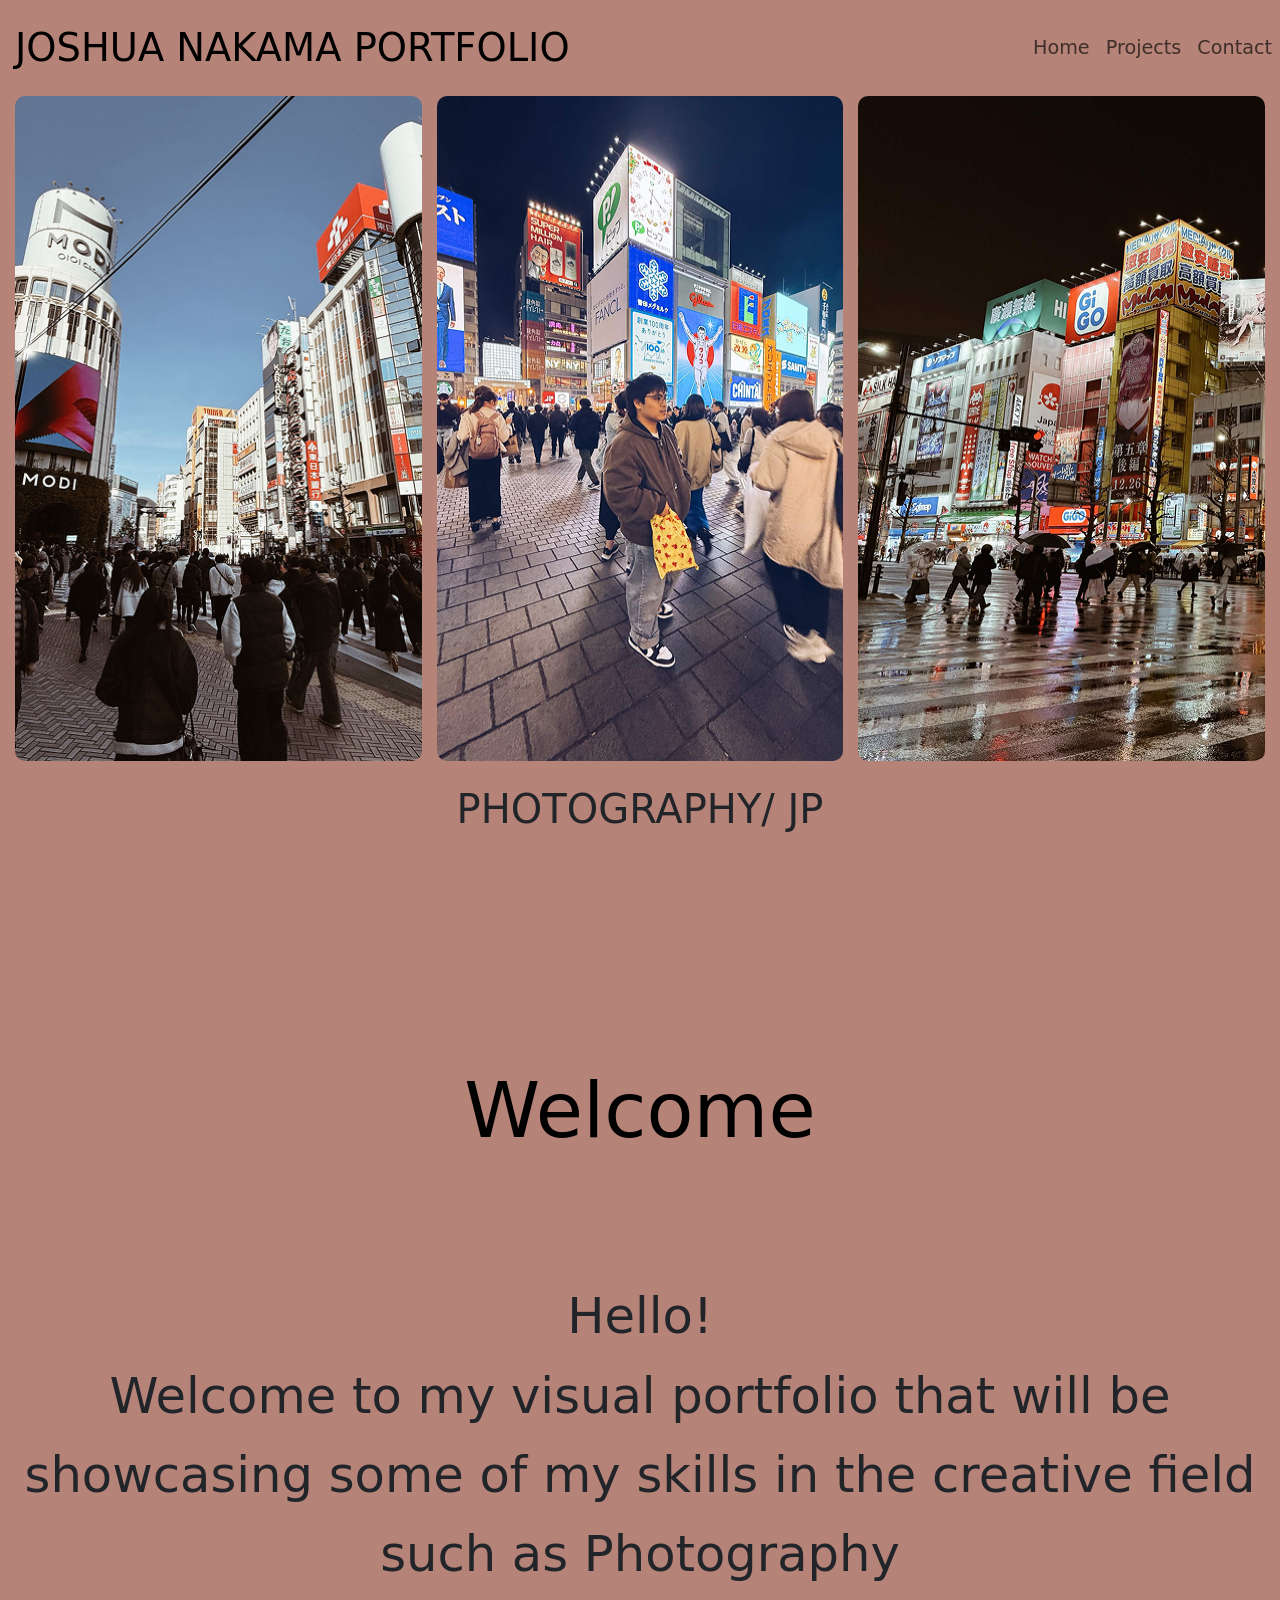
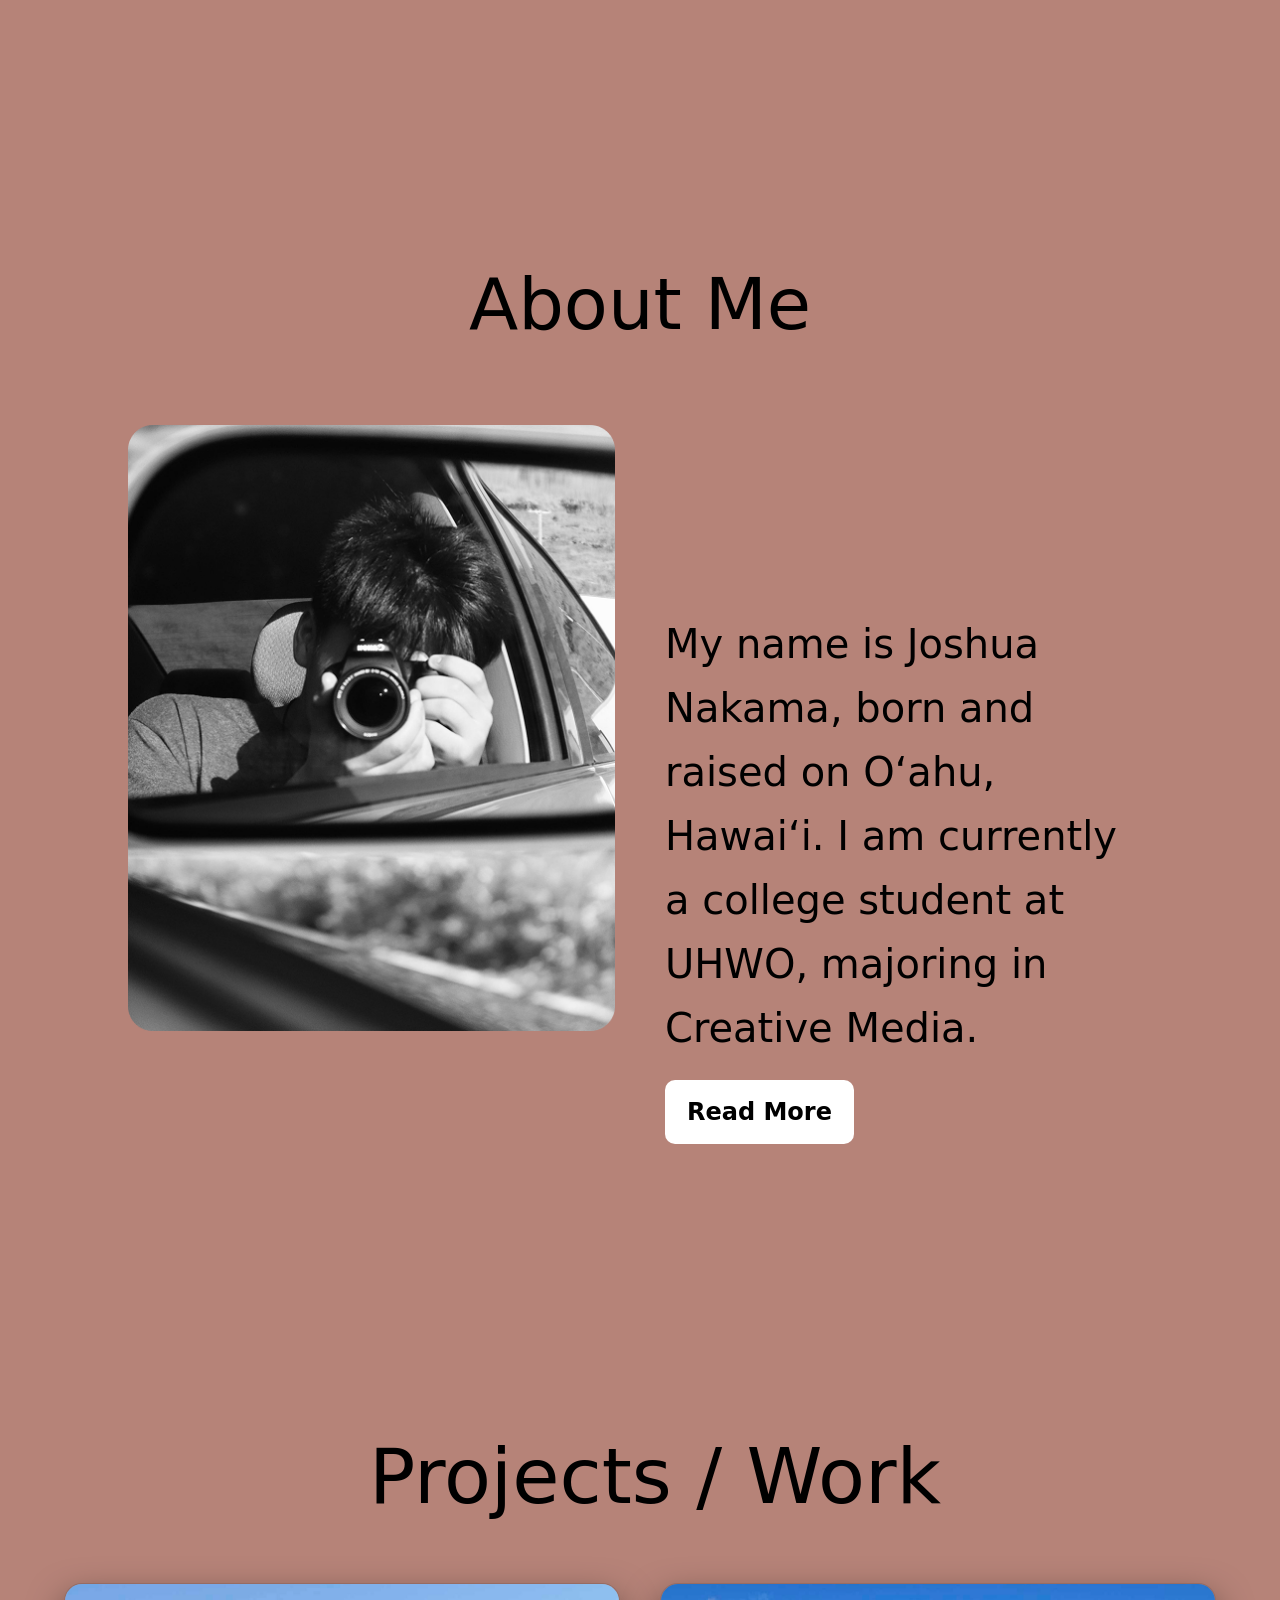
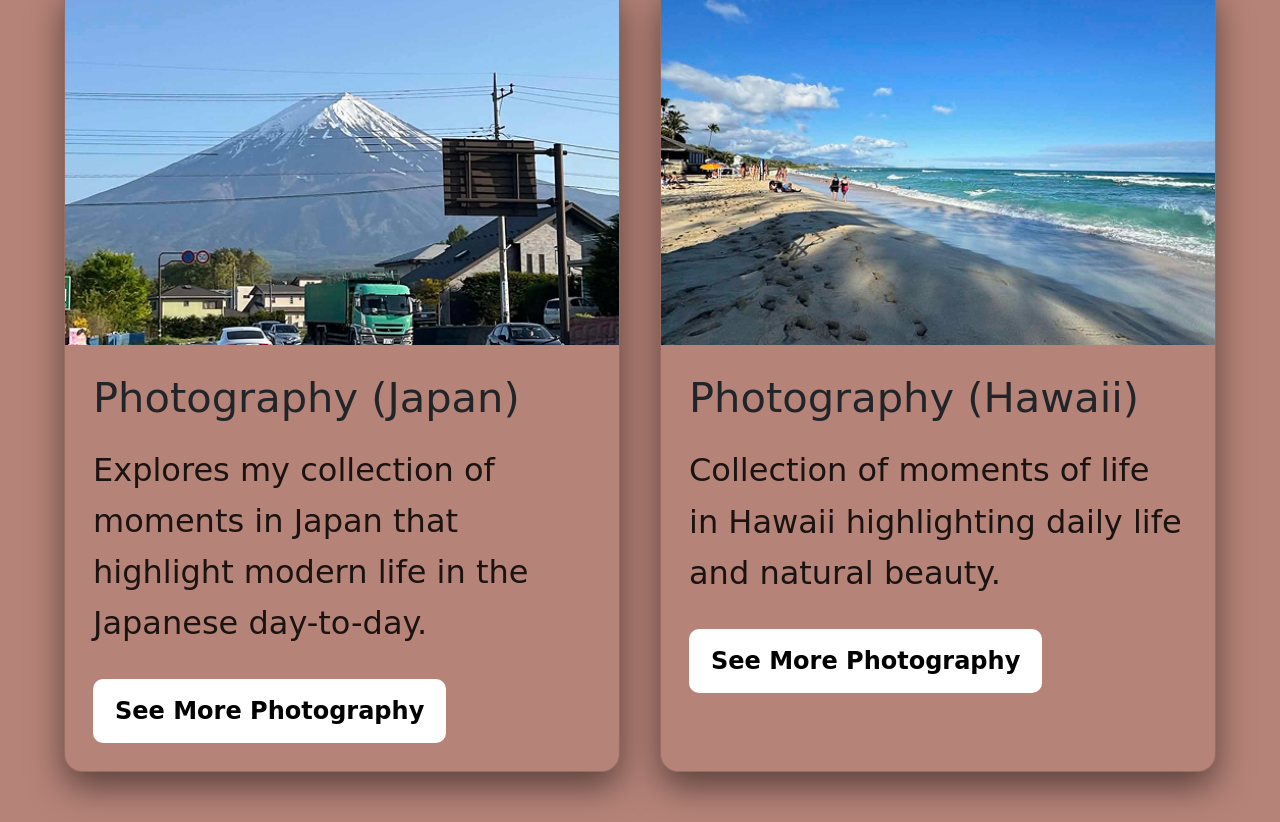
<file: index.html>
<!DOCTYPE html>
<html lang="en">

<head>
    <!-- REQUIRED: Meta Tags -->
    <meta charset="UTF-8">
    <meta name="viewport" content="width=device-width, initial-scale=1.0">

    <!-- REQUIRED: Page Title -->
    <title>Joshua Nakama's Portfolio</title>

    <!-- REQUIRED: Bootstrap CSS -->
    <link href="https://cdn.jsdelivr.net/npm/bootstrap@5.3.3/dist/css/bootstrap.min.css" rel="stylesheet"
        integrity="sha384-QWTKZyjpPEjISv5WaRU9OFeRpok6YctnYmDr5pNlyT2bRjXh0JMhjY6hW+ALEwIH" crossorigin="anonymous">

    <!-- REQUIRED: Your Custom CSS-->
    <link rel="stylesheet" href="css/style.css">

    <!-- REQUIRED: Google Font API -->
    <link href="https://fonts.googleapis.com/css2?family=Sora:wght@400;700&display=swap" rel="stylesheet">
</head>

<body>
    <!-- Content will go here -->
    <!-- Start of Header Section -->
    <header class="py-3">
        <nav class="navbar navbar-expand-lg">
            <!-- Logo -->
            <a class="navbar-brand" href="#">JOSHUA NAKAMA PORTFOLIO</a>
            <button class="navbar-toggler" type="button" data-bs-toggle="collapse" data-bs-target="#navbarNav"
                aria-controls="navbarNav" aria-expanded="false" aria-label="Toggle navigation">
                <span class="navbar-toggler-icon"></span>
            </button>
            <div class="collapse navbar-collapse" id="navbarNav">
                <ul class="navbar-nav ms-auto">
                    <!-- Menu Links -->
                    <li class="nav-item"><a class="nav-link" href="#">Home</a></li>
                    <li class="nav-item"><a class="nav-link" href="#">Projects</a></li>
                    <li class="nav-item"><a class="nav-link" href="#">Contact</a></li>
                </ul>
            </div>
        </nav>
    </header>
    <!-- End of Hero Section -->

<!-- Start of Hero Section -->
<section class="hero">
      <center>
    <div class="hero-images">
    <img src="images/Shibuya Image.png" alt="Shibuya">
    <img src="images/Dontonbori Image.png" alt="Dotonbori">
    <img src="images/Akihabara Image.png" alt="Akihabara">
  </div>
  <PageSpace>
    <h1>PHOTOGRAPHY/ JP</h1> 

</section>

<!-- End of Hero Section -->

<!-- Start of Welcome Card Section -->
<section class="hero welcome-section">

  <div class="welcome-container">

    <h1>Welcome</h1>

    <p>
      Hello! <br>
      Welcome to my visual portfolio that will be showcasing some of my skills in the creative field such as Photography
    </p>

  </div>

</section>
<!-- End of Hero Section -->

<!-- Start of About Me Section -->
<section class="about-me">

  <h2 class="about-title">About Me</h2>

  <div class="about-card">

    <div class="about-image">
      <img src="images/Self Photo Image.png" alt="Self Photo">
    </div>

    <div class="about-text">
      <p>
        My name is Joshua Nakama, born and raised on O‘ahu, Hawai‘i.  
        I am currently a college student at UHWO, majoring in Creative Media.
      </p>

      <a class="custom-btn" href="#">Read More</a>
    </div>

  </div>

</section>
<!-- End of Hero Section -->

<!-- Start of Projects Section -->
<section class="projects">

  <h1>Projects / Work</h1>

  <div class="card-container">

    <!-- Card 1 -->
    <div class="card">
      <img src="images/Project 2 JPN.png" alt="Japan Photography">

      <div class="card-content">
        <h3>Photography (Japan)</h3>

        <p>
          Explores my collection of moments in Japan that highlight modern life in the Japanese day-to-day.
        </p>

        <a href="Japan Photography.html" class="custom-btn">
          See More Photography
        </a>
      </div>
    </div>

    <!-- Card 2 -->
    <div class="card">
      <img src="images/Project 1 HI.png" alt="Hawaii Photography">

      <div class="card-content">
        <h3>Photography (Hawaii)</h3>

        <p>
          Collection of moments of life in Hawaii highlighting daily life and natural beauty.
        </p>

        <a href="Hawaii Photography.html" class="custom-btn">
          See More Photography
        </a>
      </div>
    </div>

  </div>
</section>
<!-- End of Hero Section -->
 
    <!-- REQUIRED: Javascript -->
    <script src="https://cdn.jsdelivr.net/npm/bootstrap@5.3.3/dist/js/bootstrap.bundle.min.js"
        integrity="sha384-YvpcrYf0tY3lHB60NNkmXc5s9fDVZLESaAA55NDzOxhy9GkcIdslK1eN7N6jIeHz"
        crossorigin="anonymous"></script>
</body>

</html>
</file>
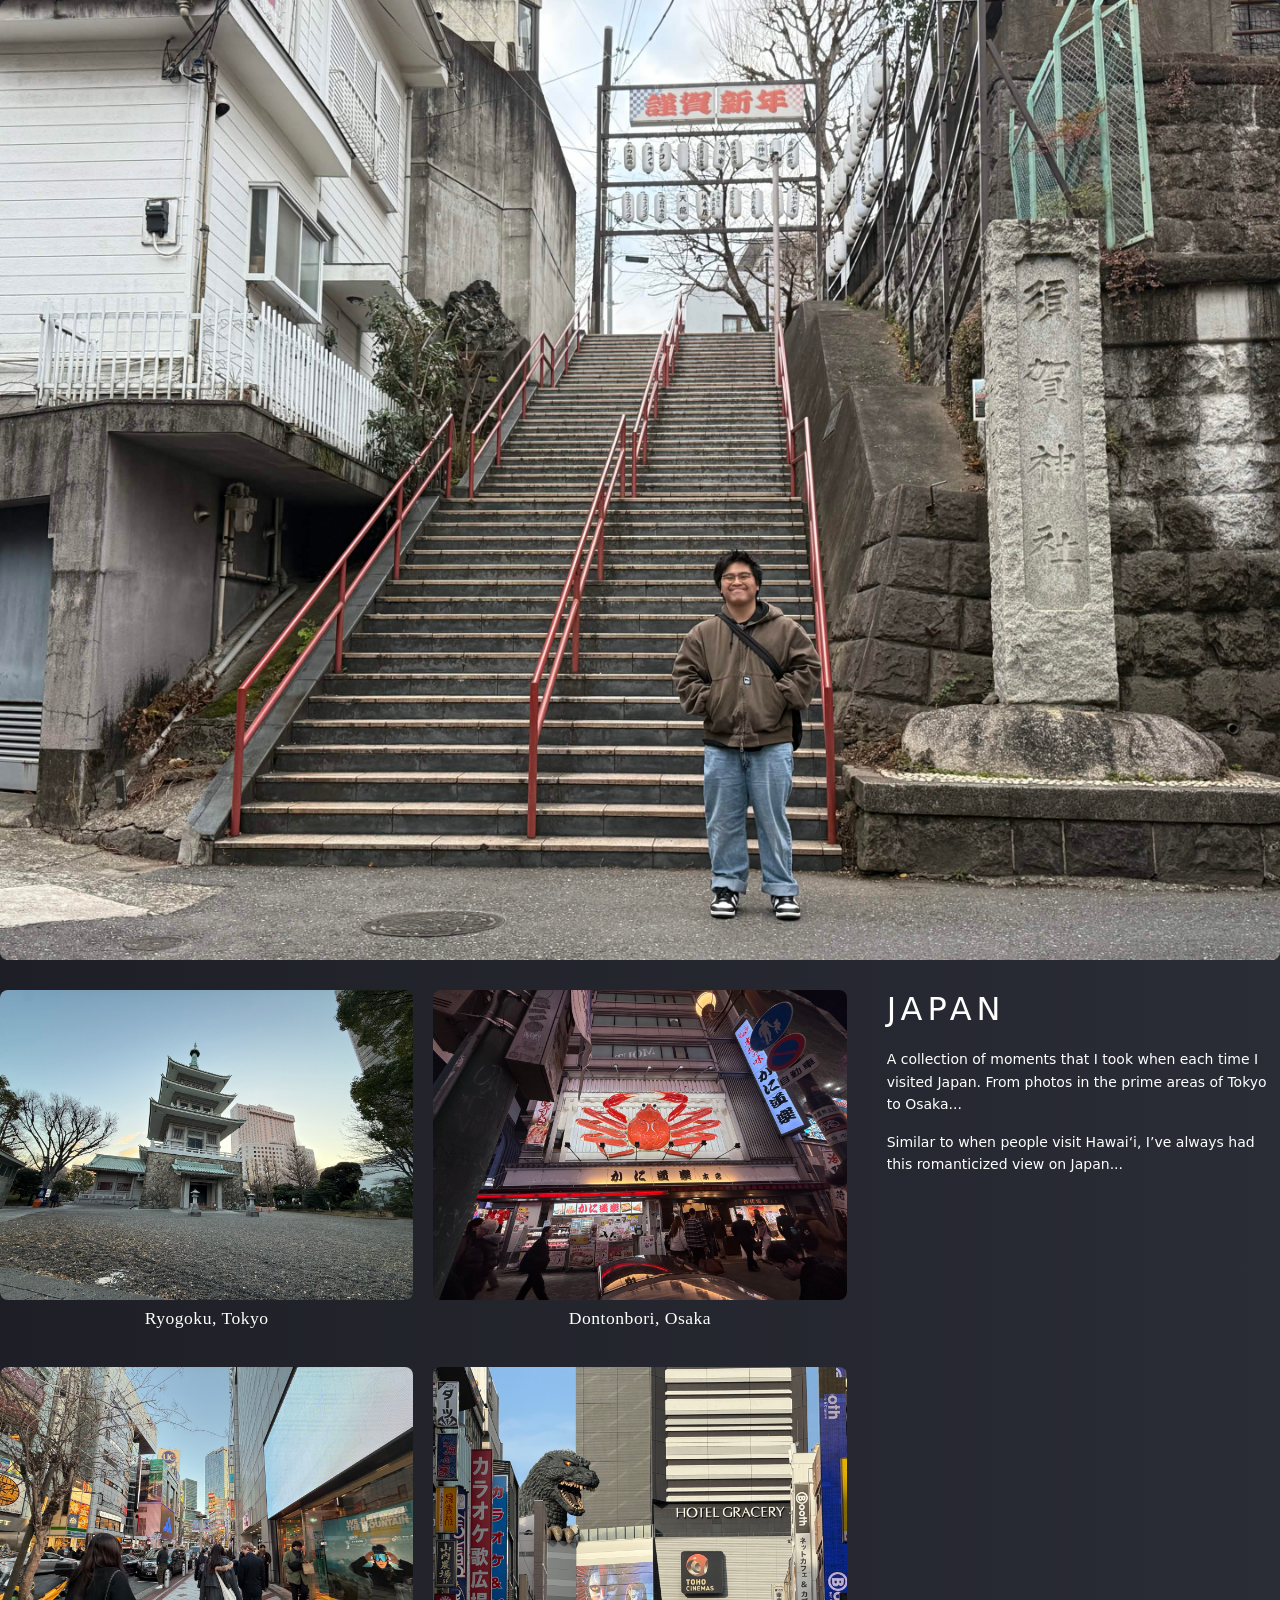
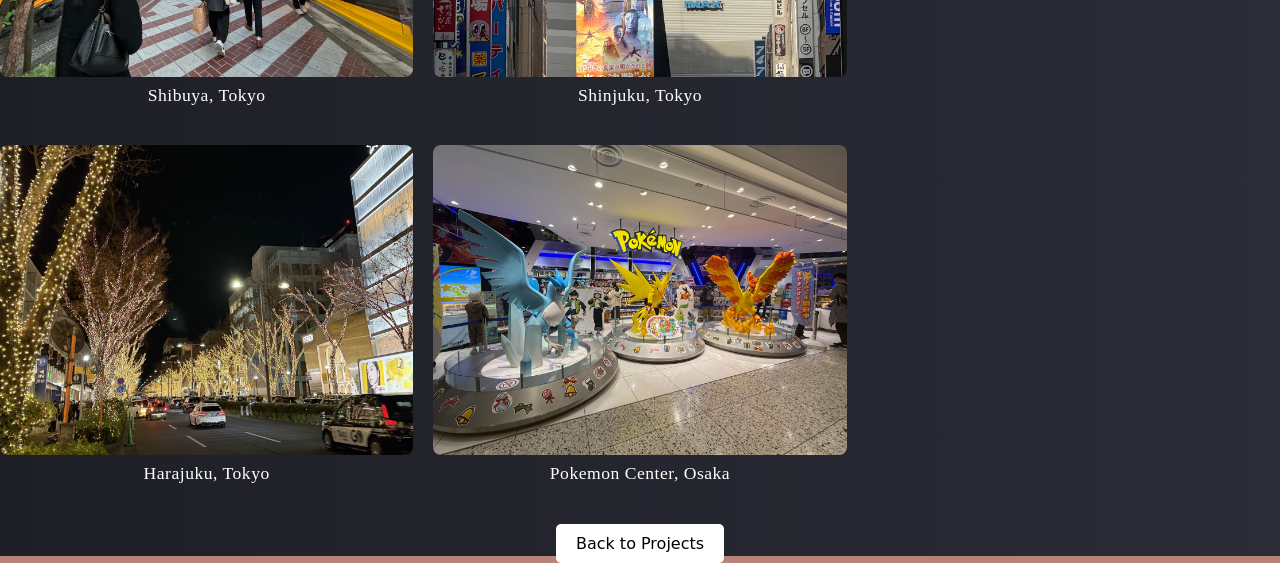
<file: Japan Photography.html>
<!DOCTYPE html>
<html lang="en">

<head>
    <!-- REQUIRED: Meta Tags -->
    <meta charset="UTF-8">
    <meta name="viewport" content="width=device-width, initial-scale=1.0">

    <!-- REQUIRED: Page Title -->
    <title>Projects-Japan Photography</title>

    <!-- REQUIRED: Bootstrap CSS -->
    <link href="https://cdn.jsdelivr.net/npm/bootstrap@5.3.3/dist/css/bootstrap.min.css" rel="stylesheet"
        integrity="sha384-QWTKZyjpPEjISv5WaRU9OFeRpok6YctnYmDr5pNlyT2bRjXh0JMhjY6hW+ALEwIH" crossorigin="anonymous">

    <!-- REQUIRED: Your Custom CSS-->
    <link rel="stylesheet" href="css/style.css">

    <!-- REQUIRED: Google Font API -->
    <link href="https://fonts.googleapis.com/css2?family=Sora:wght@400;700&display=swap" rel="stylesheet">
</head>

<!-- Page Section -->
<section class="project-detail">

  <!-- Top Large Image -->
  <div class="hero-image">
    <img src="images/Front Page IMG.jpg" alt="Japan Hero">
  </div>

  <!-- Content Grid -->
  <div class="project-grid">

    <!-- LEFT: Image Columns -->
    <div class="image-column">

      <div class="image-card">
        <img src="images/Ryogoku 1.jpg">
        <p>Ryogoku, Tokyo</p>
      </div>

      <div class="image-card">
        <img src="images/Shibuya 1.jpg">
        <p>Shibuya, Tokyo</p>
      </div>

      <div class="image-card">
        <img src="images/Harajuku 1.jpg">
        <p>Harajuku, Tokyo</p>
      </div>

    </div>

    <!-- MIDDLE COLUMN -->
    <div class="image-column">

     <div class="image-card">
        <img src="images/Dontonbori 1.jpg">
        <p>Dontonbori, Osaka</p>
      </div>

      <div class="image-card">
        <img src="images/Shinjuku 1.jpg">
        <p>Shinjuku, Tokyo</p>
      </div>

      <div class="image-card">
        <img src="images/Osaka 1.jpg">
        <p>Pokemon Center, Osaka</p>
      </div>

    </div>

    <!-- RIGHT: TEXT -->
    <div class="project-text">
      <h1>JAPAN</h1>

      <p>
        A collection of moments that I took when each time I visited Japan.
        From photos in the prime areas of Tokyo to Osaka...
      </p>

      <p>
        Similar to when people visit Hawai‘i, I’ve always had this romanticized
        view on Japan...
      </p>
    </div>

  </div>

  <!-- Back Button -->
  <div class="back-btn">
    <a href="index.html">Back to Projects</a>
  </div>

</section>
</file>
<file: css/style.css>
PageSpace {
  margin: 30px;

}

/* ===== NAVBAR BRAND ===== */
.navbar-brand {
  margin-left: 15px;
  font-size: clamp(1.8rem, 3vw, 5rem);
  line-height: 1;
}

/* ===== NAV LINKS ===== */
.nav-link {
  font-size: clamp(1rem, 1.5vw, 2.3rem);
  font-weight: 500;
}

WELCOME

.welcome-section h1 {
  font-size: 4rem;
  
}

.welcome-section h1 {
  font-size: clamp(3.5rem, 6vw, 6rem);
  text-align: center;
  margin-bottom: 20px; /* creates separation */
  padding-top: 200px;
  padding-bottom: 100px;
  color: black;
}


.welcome-section p {
  font-size: clamp(3.1rem, 2vw, 1.6rem);
  line-height: 1.6;
  text-align: center;
}


ABOUT ME

/* SECTION */
.about-me {
  background-color: #b68378;
  padding: clamp(50px, 6vw, 100px) 20px;
  text-align: center;
}

/* TITLE */
.about-title {
  font-size: clamp(4.5rem, 4vw, 3.5rem);
  margin-bottom: clamp(20px, 4vw, 40px);
  text-align: center;
  padding-top: 250px;
  color: black;
  
}

/* CARD */
.about-card {
  display: flex;
  align-items: center;
  justify-content: center;
  gap: clamp(20px, 4vw, 50px);

  max-width: 1100px;
  margin: 0 auto;
  padding: clamp(20px, 3vw, 40px);
  padding-bottom: 100px;

  flex-wrap: wrap; /* allows stacking naturally */
}

/* IMAGE WRAPPER */
.about-image {
  flex: 1 1 300px; /* 🔥 flexible grow + shrink + base size */
  display: flex;
  justify-content: center;
}

/* IMAGE */
.about-image img {
  width: 100%;
  max-width: 600px; /* allows large desktop image */
  height: auto;
  object-fit: cover;
  border-radius: 12px;
  padding-bottom: 300px;
}

/* TEXT */
.about-text {
  flex: 1 1 300px; /* 🔥 same flexible behavior */
  text-align: left;
}

/* RESPONSIVE TEXT */
.about-text p {
  font-size: clamp(2.5rem, 1.5vw, 1.8rem);
  line-height: 1.6;
  margin-bottom: 20px;
  color: black;
}

/* BUTTON */
.custom-btn {
  display: inline-block;
  padding: clamp(10px, 1.2vw, 14px) clamp(18px, 2vw, 24px);
  background: white;
  color: black;
  text-decoration: none;
  border-radius: 6px;
  font-weight: bold;

  /* 🔥 responsive text */
  font-size: clamp(1.5rem, 1.5vw, 1.3rem);

  transition: all 0.3s ease;
}

.custom-btn:hover {
  background: black;
  color: white;
}

/* MOBILE */
@media (max-width: 768px) {
  .about-card {
    flex-direction: column;
    text-align: center;
  }

  .about-text {
    text-align: center;
  }

  .about-image img {
    max-width: 90%; /* fills more space on mobile */
  }
}

BUTTON/BACKGROUND

.btn:hover {
  background: black;
  color: white;
}

body {
  background-color: #B68378;
}

.card {
  background-color: #B68378;
}


HERO SECTION/IMAGES

.hero {
  text-align: center;
  padding: 20px;
}

.hero-images {
  display: flex;
  justify-content: center;
  gap: 15px;
  flex-wrap: wrap;
  padding: 0 15px;
  
}

.hero-images img {
  flex: 1 1 calc(33.33% - 10px);
  max-width: calc(33.33% - 10px);

  width: 100%;
  height: auto;        /* keeps real image proportions */

  border-radius: 10px;
  display: block;
}

/* Mobile: stack images */
@media (max-width: 576px) {
  .hero-images img {
    flex: 1 1 100%;
    max-width: 100%;
  }
}


PROJECT CARDS

/* TITLE */
.projects {
  padding: 100px 40px 140px;
}

/* TITLE */
.projects h1 {
  font-size: clamp(3rem, 6vw, 5rem); /* 🔥 bigger + responsive */
  margin-bottom: 60px;
  width: 100%;
  display: flex;
  justify-content: center;
  color: black;
}

/* ===== LARGER HERO GRID ===== */
.card-container {
  display: grid;
  grid-template-columns: repeat(auto-fit, minmax(420px, 1fr));
  gap: 40px;

  /* adds space on left + right sides */
  padding: 0 5vw;

  /* keeps it centered but not full-bleed */
  box-sizing: border-box;
}

/* ===== HERO CARD ===== */
.card {
  border-radius: 18px;
  overflow: hidden;
  display: flex;
  flex-direction: column;
  min-height: 520px;
  box-shadow: 0 15px 35px rgba(0,0,0,0.5);
  transition: transform 0.3s ease, box-shadow 0.3s ease;
   margin-bottom: 50px; /* creates separation */
}

.card:hover {
  transform: translateY(-8px);
  box-shadow: 0 20px 45px rgba(0,0,0,0.6);
}

/* ===== BIG IMAGE (FIXED) ===== */
.card img {
  width: 100%;
  height: auto;        /* key change: allows scaling */
  display: block;
}

/* ===== CONTENT ===== */
.card-content {
  padding: 28px;
  display: flex;
  flex-direction: column;
  gap: 14px;
}

/* TITLE */
.card-content h3 {
  font-size: 2.6rem;
  
  
}

/* TEXT */
.card-content p {
  font-size: 2rem;
  opacity: 0.85;
  line-height: 1.6;
  color: black;
}

/* ===== BUTTON ===== */
.custom-btn {
  display: inline-block;
  padding: clamp(10px, 1.2vw, 14px) clamp(16px, 2vw, 22px);
  background: white;
  color: black;
  text-decoration: none;
  border-radius: 10px;
  font-weight: bold;

  /* 🔥 responsive text */
  font-size: clamp(1.5rem, 1.5vw, 1.3rem);

  transition: all 0.3s ease;
  width: fit-content;
}

.custom-btn:hover {
  background: black;
  color: white;
}




PROJECT PAGES

/* PAGE STYLE */
.project-detail {
  padding: 20px;
  background: #1e1f26;
  color: white;
  font-family: sans-serif;
}

.project-text h1,
.project-text p {
  color: white;
}

/* TOP IMAGE */
.hero-image img {
  width: 100%;
  height: 300px;
  object-fit: cover;
  margin-bottom: 30px;
}

/* GRID LAYOUT */
.project-grid {
  display: grid;
  grid-template-columns: 1fr 1fr 1fr;
  gap: 20px;
}

/* IMAGE COLUMN */
.image-column {
  display: flex;
  flex-direction: column;
  gap: 20px;
}

/* IMAGE CARD */
.image-card img {
  width: 100%;
  height: 200px;
  object-fit: cover;
}

.image-card p {
  font-size: 12px;
  text-align: center;
  margin-top: 5px;
  color: #ccc;
}

/* PLACEHOLDER (gray boxes like your mockup) */
.placeholder {
  background: #ccc;
  height: 200px;
}

/* TEXT SIDE */
.project-text {
  padding-left: 20px;
}

.project-text h1 {
  letter-spacing: 5px;
  font-size: 32px;
  margin-bottom: 20px;
}

.project-text p {
  font-size: 14px;
  line-height: 1.6;
  margin-bottom: 15px;
}

/* BUTTON */
.back-btn {
  text-align: center;
  margin-top: 30px;
}

.back-btn a {
  background: white;
  color: black;
  padding: 10px 20px;
  text-decoration: none;
  border-radius: 5px;
}

body {
  margin: 0;
  padding: 0;
}

.project-detail {
  min-height: 100vh; /* 🔥 fills full screen height */
  background: linear-gradient(to right, #1e1f26, #2a2c36); /* optional nicer bg */
}

.image-card img {
  width: 100%;
  height: auto; /* 👈 KEY: keeps full image */
  display: block;
  border-radius: 8px;
}

.hero-image img {
  width: 100%;
  height: auto;   /* 👈 keeps full image */
  display: block;
  border-radius: 8px;
}
.projects h1 {
  text-align: left;
  margin-left: 15px;
}

.image-card p {
  font-family: 'Alfa Slab One', cursive;
  font-size: 1.1rem;
  font-weight: 400; /* or 700 (Alfa Slab One ignores this mostly) */
  text-align: center;
  letter-spacing: 0.5px;
  color: #ffffff;
}
</file>
